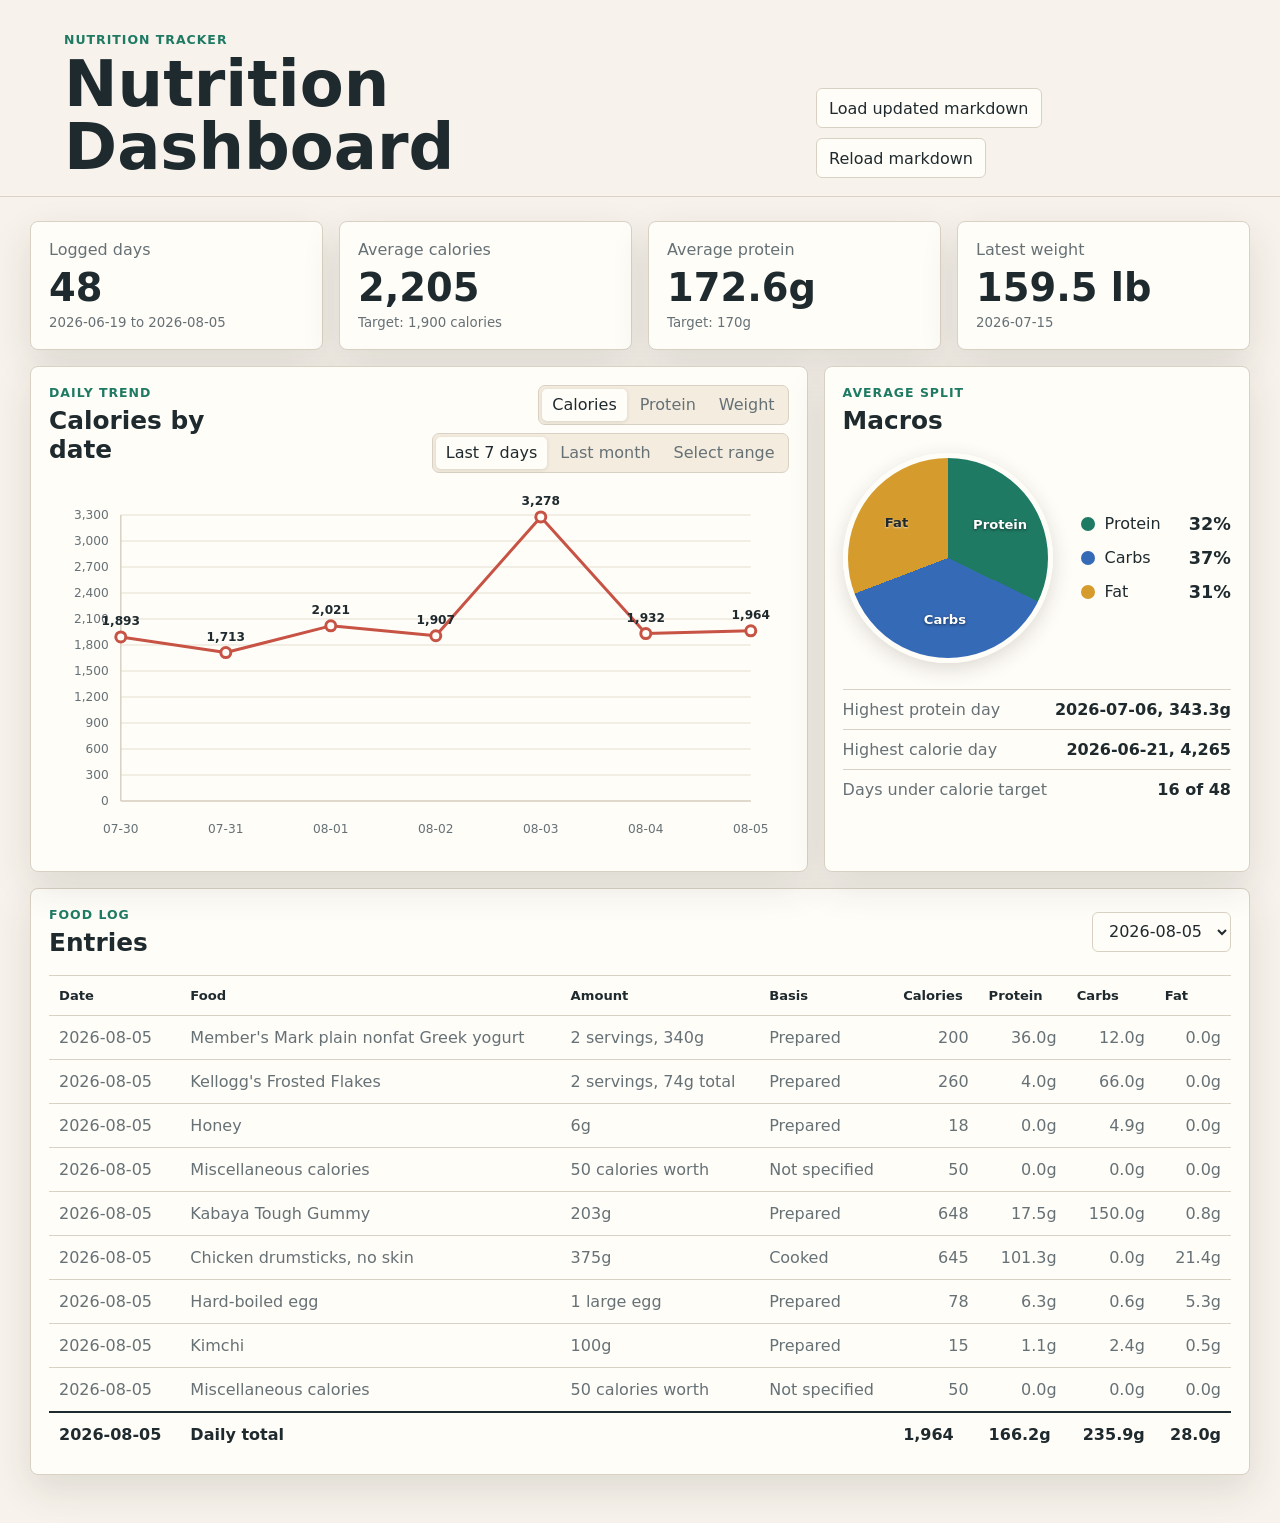
<file: nutrition-dashboard/index.html>
<!DOCTYPE html>
<html lang="en">
  <head>
    <meta charset="UTF-8" />
    <meta name="viewport" content="width=device-width, initial-scale=1.0" />
    <title>Jason Nutrition Dashboard</title>
    <link rel="stylesheet" href="styles.css" />
  </head>
  <body>
    <header class="topbar">
      <div>
        <p class="eyebrow">Nutrition tracker</p>
        <h1>Nutrition Dashboard</h1>
      </div>
      <div class="source-controls">
        <label class="file-control">
          <span>Load updated markdown</span>
          <input id="markdown-file" type="file" accept=".md,.txt,text/markdown,text/plain" />
        </label>
        <button id="reset-data" type="button">Reload markdown</button>
      </div>
    </header>

    <main>
      <section class="summary-grid" aria-label="Nutrition summary">
        <article class="metric">
          <span>Logged days</span>
          <strong id="logged-days">0</strong>
          <small id="date-range">No entries</small>
        </article>
        <article class="metric">
          <span>Average calories</span>
          <strong id="avg-calories">0</strong>
          <small id="calorie-target">Target: 0</small>
        </article>
        <article class="metric">
          <span>Average protein</span>
          <strong id="avg-protein">0g</strong>
          <small id="protein-target">Target: 0g</small>
        </article>
        <article class="metric">
          <span>Latest weight</span>
          <strong id="latest-weight">-</strong>
          <small id="latest-weight-date">No weigh-in</small>
        </article>
      </section>

      <section class="dashboard-grid">
        <article class="panel trend-panel">
          <div class="panel-heading">
            <div>
              <p class="eyebrow">Daily trend</p>
              <h2 id="trend-title-text">Calories by date</h2>
            </div>
            <div class="trend-controls">
              <div class="chart-controls" aria-label="Trend metric">
                <button class="metric-toggle active" type="button" data-trend-metric="calories">Calories</button>
                <button class="metric-toggle" type="button" data-trend-metric="protein">Protein</button>
                <button class="metric-toggle" type="button" data-trend-metric="weight">Weight</button>
              </div>
              <div class="chart-controls" aria-label="Trend date range">
                <button class="range-toggle active" type="button" data-trend-range="7">Last 7 days</button>
                <button class="range-toggle" type="button" data-trend-range="month">Last month</button>
                <button class="range-toggle" type="button" data-trend-range="custom">Select range</button>
              </div>
              <div id="custom-range" class="custom-range" hidden>
                <label>
                  <span>Start</span>
                  <input id="trend-start-date" type="date" />
                </label>
                <label>
                  <span>End</span>
                  <input id="trend-end-date" type="date" />
                </label>
              </div>
            </div>
          </div>
          <div id="trend-chart" class="trend-chart" aria-label="Daily nutrition line chart"></div>
        </article>

        <article class="panel">
          <div class="panel-heading">
            <div>
              <p class="eyebrow">Average split</p>
              <h2>Macros</h2>
            </div>
          </div>
          <div class="macro-pie-layout">
            <div id="macro-pie" class="macro-pie" role="img" aria-label="No macro data">
              <span id="protein-pie-label" class="macro-slice-label protein">Protein</span>
              <span id="carbs-pie-label" class="macro-slice-label carbs">Carbs</span>
              <span id="fat-pie-label" class="macro-slice-label fat">Fat</span>
            </div>
            <div class="macro-legend" aria-label="Average macro percentages">
              <div class="macro-legend-row">
                <span class="macro-swatch protein" aria-hidden="true"></span>
                <span>Protein</span>
                <strong id="protein-share">0%</strong>
              </div>
              <div class="macro-legend-row">
                <span class="macro-swatch carbs" aria-hidden="true"></span>
                <span>Carbs</span>
                <strong id="carbs-share">0%</strong>
              </div>
              <div class="macro-legend-row">
                <span class="macro-swatch fat" aria-hidden="true"></span>
                <span>Fat</span>
                <strong id="fat-share">0%</strong>
              </div>
            </div>
          </div>
          <dl class="insights">
            <div>
              <dt>Highest protein day</dt>
              <dd id="highest-protein">-</dd>
            </div>
            <div>
              <dt>Highest calorie day</dt>
              <dd id="highest-calorie">-</dd>
            </div>
            <div>
              <dt>Days under calorie target</dt>
              <dd id="under-target">-</dd>
            </div>
          </dl>
        </article>
      </section>

      <section class="panel">
        <div class="panel-heading table-heading">
          <div>
            <p class="eyebrow">Food log</p>
            <h2>Entries</h2>
          </div>
          <select id="date-filter" aria-label="Filter by date"></select>
        </div>
        <div class="table-wrap">
          <table>
            <thead>
              <tr>
                <th>Date</th>
                <th>Food</th>
                <th>Amount</th>
                <th>Basis</th>
                <th>Calories</th>
                <th>Protein</th>
                <th>Carbs</th>
                <th>Fat</th>
              </tr>
            </thead>
            <tbody id="food-table"></tbody>
          </table>
        </div>
      </section>
    </main>

    <script src="dashboard.js?v=20260627-macro-pie-labels"></script>
  </body>
</html>
</file>
<file: nutrition-dashboard/styles.css>
:root {
  --bg: #f7f3ec;
  --ink: #1f2a2e;
  --muted: #667176;
  --panel: #fffdf8;
  --line: #d9d1c3;
  --green: #1f7a64;
  --blue: #356ab7;
  --red: #c75345;
  --gold: #d59b2c;
  --shadow: 0 14px 38px rgba(44, 38, 26, 0.12);
}

* {
  box-sizing: border-box;
}

body {
  margin: 0;
  min-height: 100vh;
  background: var(--bg);
  color: var(--ink);
  font-family: Inter, ui-sans-serif, system-ui, -apple-system, BlinkMacSystemFont, "Segoe UI", sans-serif;
}

button,
select,
input {
  font: inherit;
}

.topbar {
  display: flex;
  align-items: end;
  justify-content: space-between;
  gap: 24px;
  padding: 32px clamp(18px, 5vw, 64px) 18px;
  border-bottom: 1px solid var(--line);
}

.eyebrow {
  margin: 0 0 6px;
  color: var(--green);
  font-size: 0.78rem;
  font-weight: 800;
  letter-spacing: 0.08em;
  text-transform: uppercase;
}

h1,
h2 {
  margin: 0;
  letter-spacing: 0;
}

h1 {
  font-size: clamp(2rem, 5vw, 4rem);
  line-height: 0.98;
}

h2 {
  font-size: clamp(1.1rem, 2vw, 1.55rem);
}

main {
  width: min(1220px, calc(100% - 32px));
  margin: 24px auto 48px;
}

.source-controls {
  display: flex;
  align-items: center;
  gap: 10px;
  flex-wrap: wrap;
}

.file-control,
button,
select {
  min-height: 40px;
  border: 1px solid var(--line);
  border-radius: 6px;
  background: var(--panel);
  color: var(--ink);
}

.file-control {
  position: relative;
  display: inline-flex;
  align-items: center;
  padding: 0 12px;
  cursor: pointer;
}

.file-control input {
  position: absolute;
  inset: 0;
  opacity: 0;
  cursor: pointer;
}

button,
select {
  padding: 0 12px;
  cursor: pointer;
}

.summary-grid,
.dashboard-grid {
  display: grid;
  gap: 16px;
}

.summary-grid {
  grid-template-columns: repeat(4, minmax(0, 1fr));
}

.dashboard-grid {
  grid-template-columns: minmax(0, 1.55fr) minmax(320px, 0.85fr);
  margin-top: 16px;
}

.metric,
.panel {
  background: var(--panel);
  border: 1px solid var(--line);
  border-radius: 8px;
  box-shadow: var(--shadow);
}

.metric {
  min-height: 126px;
  padding: 18px;
}

.metric span,
.metric small,
th,
td {
  color: var(--muted);
}

.metric strong {
  display: block;
  margin: 10px 0 4px;
  font-size: clamp(1.65rem, 4vw, 2.4rem);
  line-height: 1;
}

.panel {
  margin-top: 16px;
  padding: 18px;
}

.dashboard-grid .panel {
  margin-top: 0;
}

.panel-heading {
  display: flex;
  align-items: start;
  justify-content: space-between;
  gap: 18px;
  margin-bottom: 18px;
}

.trend-controls {
  display: flex;
  align-items: end;
  justify-content: flex-end;
  flex-wrap: wrap;
  gap: 8px;
}

.chart-controls {
  display: flex;
  padding: 3px;
  border: 1px solid var(--line);
  border-radius: 7px;
  background: #f3ecdf;
  gap: 3px;
}

.trend-chart {
  min-height: 360px;
  overflow-x: auto;
  padding: 2px 0 0;
}

.line-chart {
  display: block;
  min-width: 720px;
  width: 100%;
  height: 360px;
}

.gridline {
  stroke: #e7dfd1;
  stroke-width: 1;
}

.axis-line {
  stroke: var(--line);
  stroke-width: 1.5;
}

.trend-line {
  fill: none;
  stroke-linecap: round;
  stroke-linejoin: round;
  stroke-width: 3;
}

.trend-line.calories,
.trend-dot.calories {
  stroke: var(--red);
}

.trend-line.protein,
.trend-dot.protein {
  stroke: var(--green);
}

.trend-line.weight,
.trend-dot.weight {
  stroke: var(--blue);
}

.trend-dot {
  fill: var(--panel);
  stroke-width: 3;
}

.metric-toggle {
  min-height: 32px;
  padding: 0 10px;
  border: 0;
  border-radius: 5px;
  background: transparent;
  color: var(--muted);
}

.range-toggle {
  min-height: 32px;
  padding: 0 10px;
  border: 0;
  border-radius: 5px;
  background: transparent;
  color: var(--muted);
}

.metric-toggle.active,
.range-toggle.active {
  background: var(--panel);
  color: var(--ink);
  box-shadow: 0 1px 4px rgba(44, 38, 26, 0.12);
}

.custom-range {
  display: flex;
  gap: 8px;
  align-items: end;
}

.custom-range[hidden] {
  display: none;
}

.custom-range label {
  display: grid;
  gap: 4px;
  color: var(--muted);
  font-size: 0.76rem;
}

.custom-range input {
  min-height: 38px;
  width: 140px;
  padding: 0 8px;
  border: 1px solid var(--line);
  border-radius: 6px;
  background: var(--panel);
  color: var(--ink);
}

.axis-label,
.point-value,
.empty-chart {
  color: var(--muted);
  fill: var(--muted);
  font-size: 0.76rem;
}

.y-label {
  text-anchor: end;
}

.x-label,
.point-value {
  text-anchor: middle;
}

.point-value {
  fill: var(--ink);
  font-weight: 800;
}

.macro-pie-layout {
  display: grid;
  grid-template-columns: minmax(150px, 210px) minmax(150px, 1fr);
  align-items: center;
  gap: 28px;
}

.macro-pie {
  position: relative;
  width: 100%;
  max-width: 210px;
  aspect-ratio: 1;
  margin: 0 auto;
  border: 5px solid var(--panel);
  border-radius: 50%;
  box-shadow: 0 6px 20px rgba(44, 38, 26, 0.16);
}

.macro-slice-label {
  position: absolute;
  z-index: 1;
  color: #fff;
  font-size: clamp(0.68rem, 1.5vw, 0.82rem);
  font-weight: 800;
  line-height: 1;
  text-shadow: 0 1px 3px rgba(0, 0, 0, 0.58);
  transform: translate(-50%, -50%);
  white-space: nowrap;
}

.macro-slice-label.fat {
  color: var(--ink);
  text-shadow: 0 1px 2px rgba(255, 255, 255, 0.65);
}

.macro-legend {
  display: grid;
  gap: 14px;
}

.macro-legend-row {
  display: grid;
  grid-template-columns: 14px 1fr auto;
  align-items: center;
  gap: 10px;
}

.macro-swatch {
  width: 14px;
  height: 14px;
  border-radius: 50%;
}

.macro-swatch.protein {
  background: var(--green);
}

.macro-swatch.carbs {
  background: var(--blue);
}

.macro-swatch.fat {
  background: var(--gold);
}

.macro-legend-row strong {
  font-size: 1.1rem;
}

.insights {
  display: grid;
  gap: 10px;
  margin: 26px 0 0;
}

.insights div {
  display: flex;
  justify-content: space-between;
  gap: 14px;
  padding-top: 10px;
  border-top: 1px solid var(--line);
}

.insights dt {
  color: var(--muted);
}

.insights dd {
  margin: 0;
  font-weight: 800;
  text-align: right;
}

.table-heading {
  align-items: center;
}

.table-wrap {
  overflow-x: auto;
}

table {
  width: 100%;
  min-width: 900px;
  border-collapse: collapse;
}

th,
td {
  padding: 12px 10px;
  border-top: 1px solid var(--line);
  text-align: left;
  vertical-align: top;
}

th {
  color: var(--ink);
  font-size: 0.82rem;
}

td:nth-child(5),
td:nth-child(6),
td:nth-child(7),
td:nth-child(8) {
  text-align: right;
  white-space: nowrap;
}

.daily-total-row td {
  border-top: 2px solid var(--ink);
  color: var(--ink);
  font-weight: 800;
}

@media (max-width: 860px) {
  .topbar {
    align-items: start;
    flex-direction: column;
  }

  .summary-grid,
  .dashboard-grid {
    grid-template-columns: 1fr;
  }

  .panel-heading {
    flex-wrap: wrap;
  }

  .chart-controls {
    width: 100%;
  }

  .trend-controls,
  .custom-range {
    width: 100%;
  }

  .custom-range label {
    flex: 1;
  }

  .custom-range input {
    width: 100%;
  }

  .macro-pie-layout {
    grid-template-columns: 1fr;
  }
}
</file>
